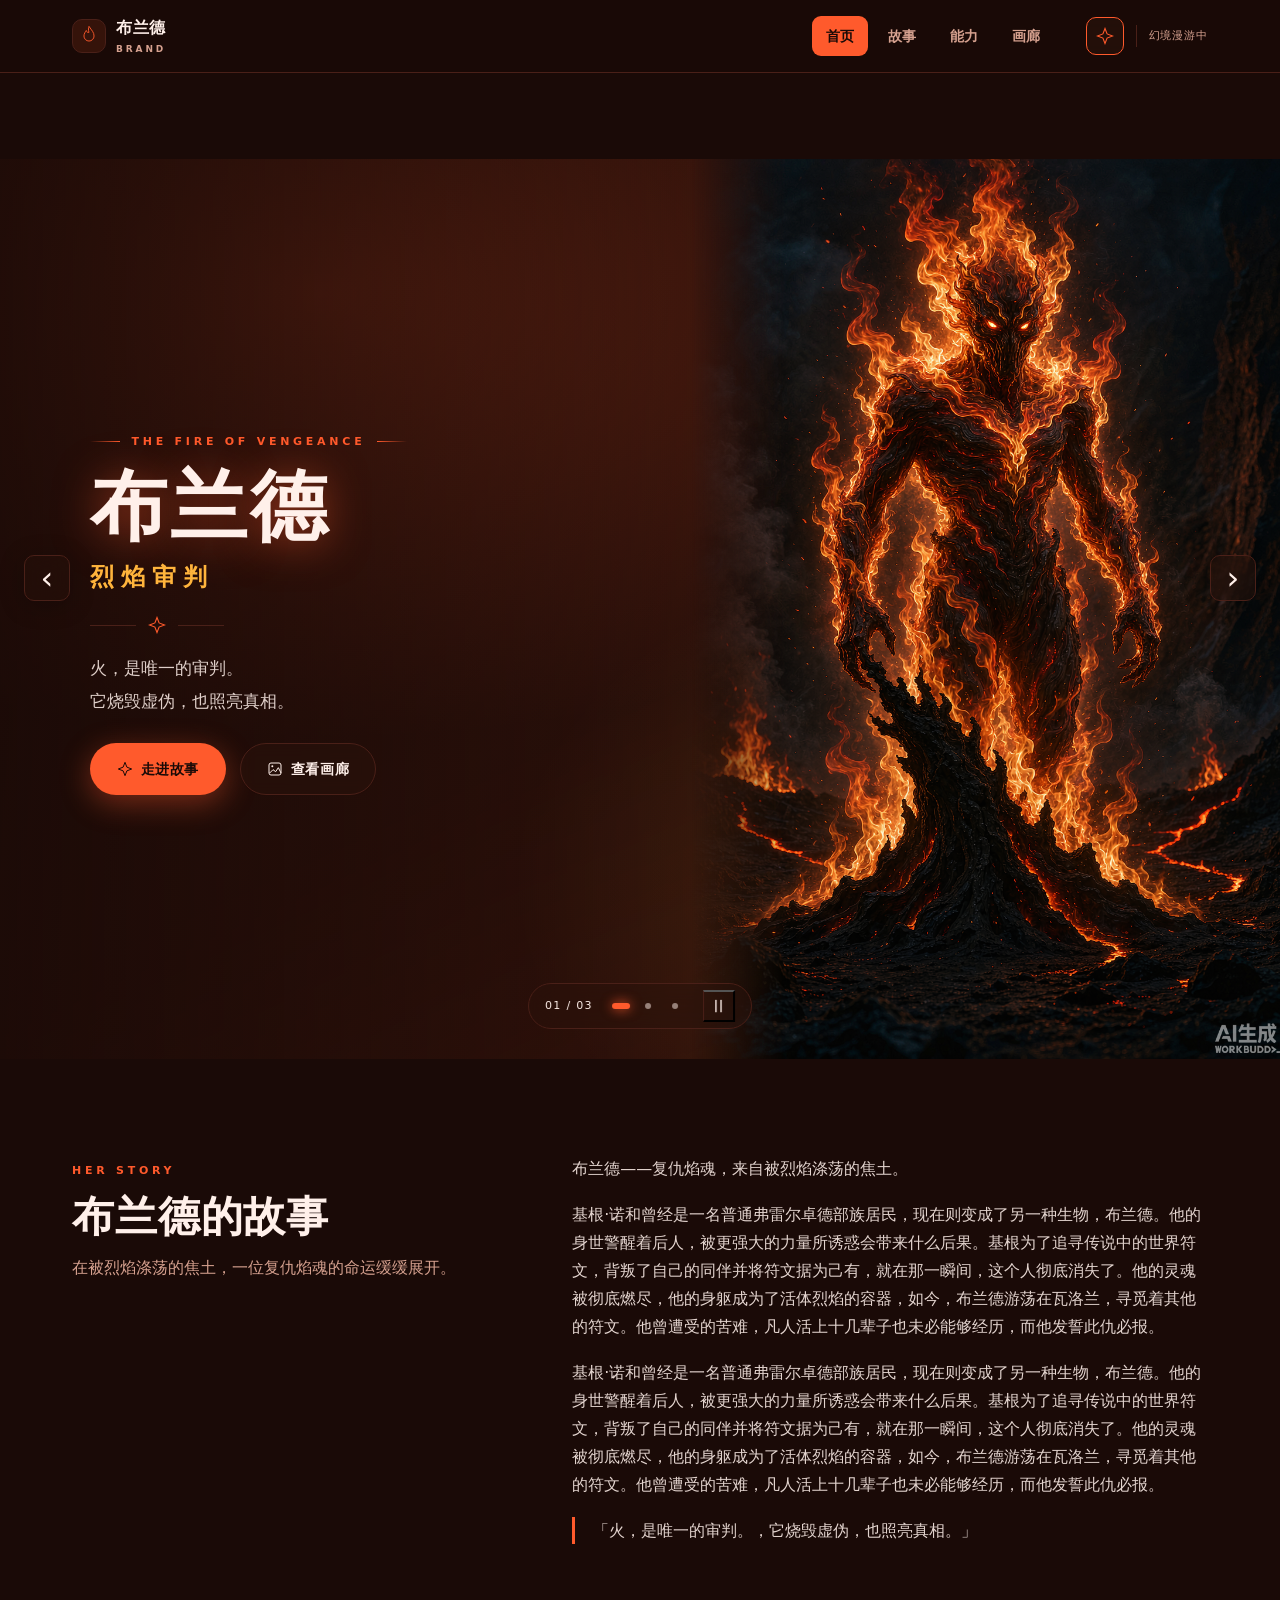
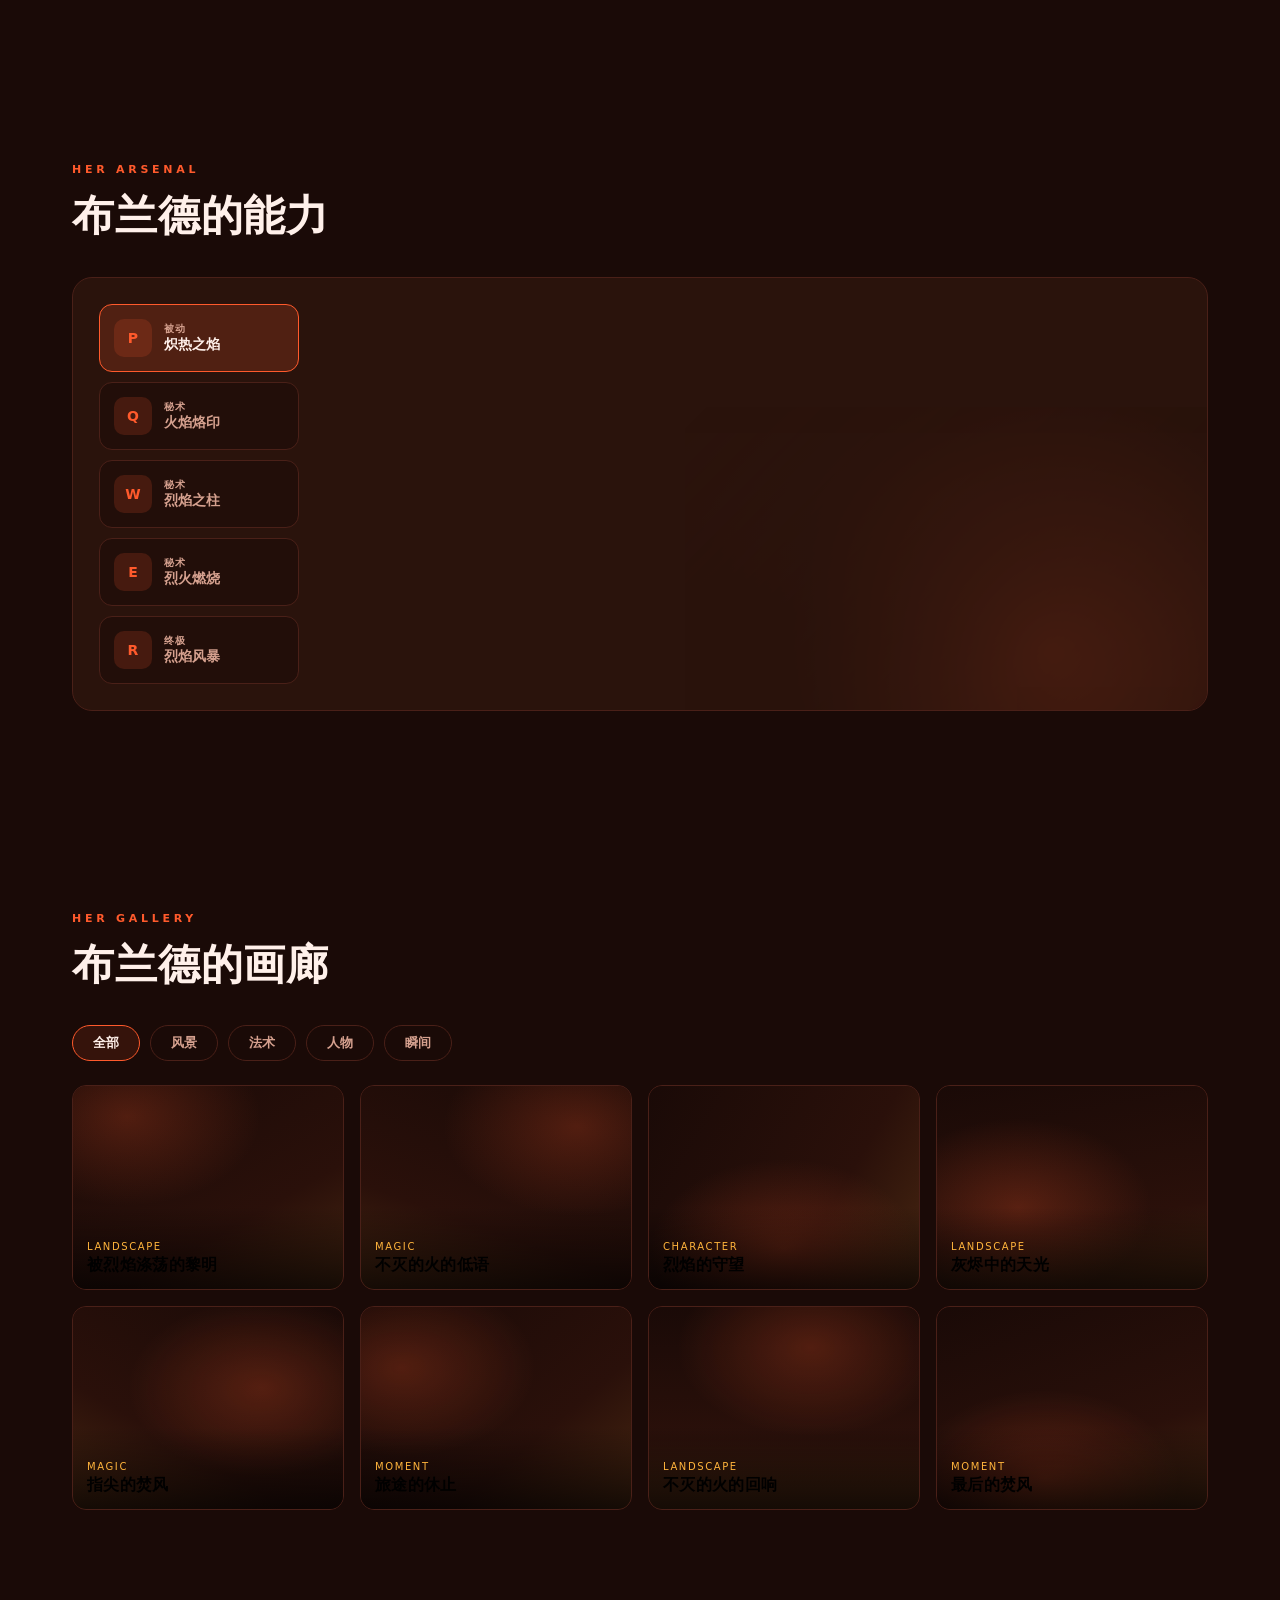
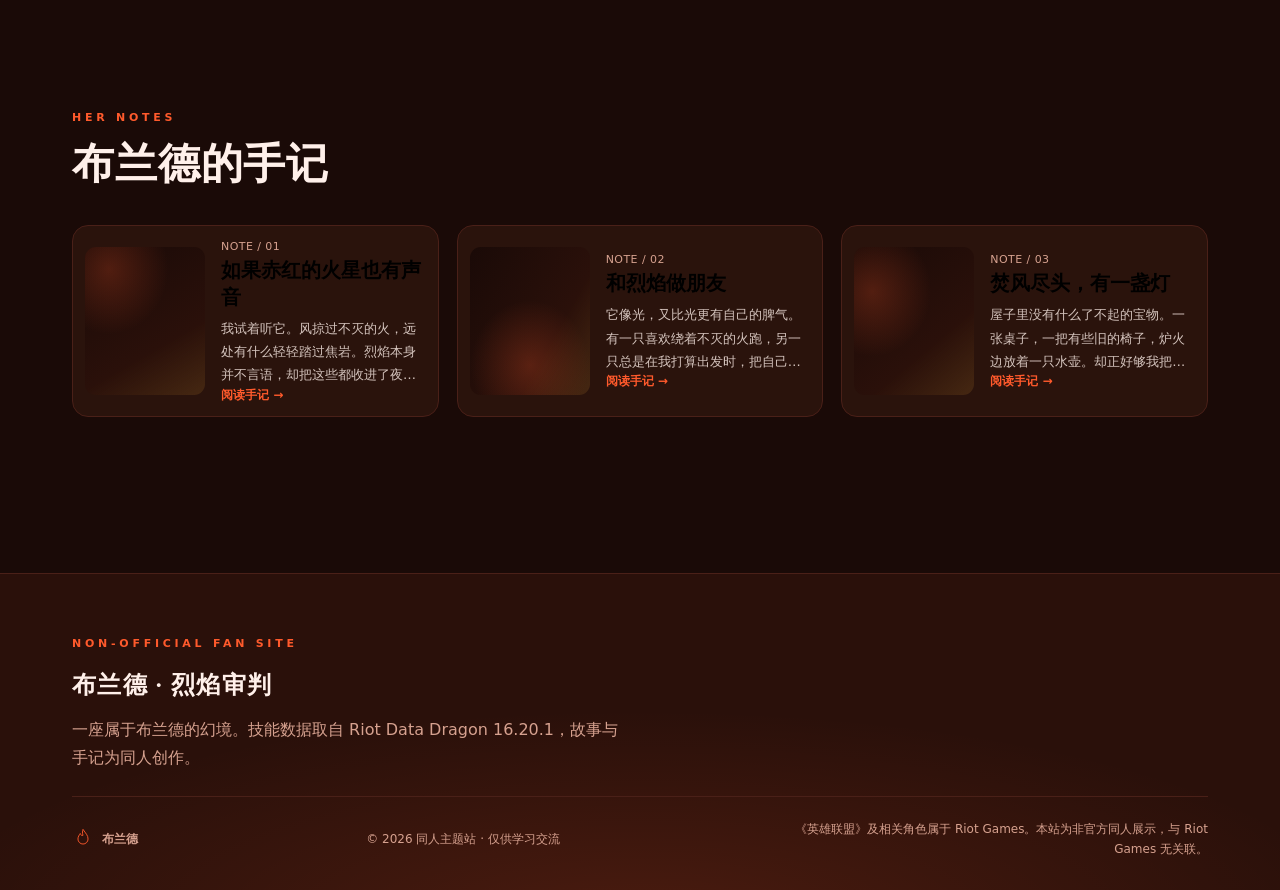
<file: index.html>
<!doctype html>
<html lang="zh-CN">
<head>
  <meta charset="utf-8">
  <meta name="viewport" content="width=device-width, initial-scale=1">
  <meta name="theme-color" content="#1a0a07">
  <meta name="description" content="布兰德（复仇焰魂）非官方同人主题站——在被烈焰涤荡的焦土的幻境里，重温她的技能、故事与瞬间。">
  <title>布兰德 · 烈焰审判</title>
  <link rel="icon" type="image/svg+xml" href="assets/favicon.svg">
  <link rel="stylesheet" href="styles.css">
  <script src="script.js" defer></script>
</head>
<body>
  <a class="skip-link" href="#main">跳到主要内容</a>
  <svg class="icon-library" aria-hidden="true" xmlns="http://www.w3.org/2000/svg">
    <symbol id="icon-sigil" viewBox="0 0 48 48"><path d="M24 3c6 9 11 13 11 21a11 11 0 0 1-22 0c0-5 3-9 5-12 1 4 4 5 6 4-2-5-1-10 0-13Z" fill="none" stroke="currentColor" stroke-width="2" stroke-linejoin="round"/></symbol>
    <symbol id="icon-star" viewBox="0 0 24 24"><path d="m12 2 2.8 7.2L22 12l-7.2 2.8L12 22l-2.8-7.2L2 12l7.2-2.8L12 2Z" fill="none" stroke="currentColor" stroke-width="1.5"/></symbol>
    <symbol id="icon-moon" viewBox="0 0 24 24"><path d="M20.8 14A9 9 0 0 1 10 3.2 9 9 0 1 0 20.8 14Z" fill="none" stroke="currentColor" stroke-width="1.5"/></symbol>
    <symbol id="icon-image" viewBox="0 0 24 24"><rect x="3" y="3" width="18" height="18" rx="3" fill="none" stroke="currentColor" stroke-width="1.5"/><circle cx="8" cy="8" r="1.5" fill="currentColor"/><path d="m4 18 5-5 4 3 4-6 4 8" fill="none" stroke="currentColor" stroke-width="1.5"/></symbol>
    <symbol id="icon-book" viewBox="0 0 24 24"><path d="M12 6C9 3 5 3 2 4v15c4-1 7 0 10 2 3-2 6-3 10-2V4c-3-1-7-1-10 2Zm0 0v15" fill="none" stroke="currentColor" stroke-width="1.5"/></symbol>
  </svg>

  <header class="site-header">
    <nav class="navigation" aria-label="主导航">
      <a class="brand" href="#home" aria-label="布兰德首页"><span class="brand-mark"><svg><use href="#icon-sigil"/></svg></span><span>布兰德<small>BRAND</small></span></a>
      <div class="nav-links" id="nav-menu">
        <a href="#home" class="active">首页</a><a href="#story-detail">故事</a><a href="#ability-detail">能力</a><a href="#gallery">画廊</a>
      </div>
      <div class="nav-tools"><button class="icon-button atmosphere-button" type="button" aria-label="关闭粒子效果" aria-pressed="true" title="粒子效果"><svg><use href="#icon-star"/></svg></button><span class="nav-divider"></span><span class="nav-note">幻境漫游中</span><button class="menu-toggle icon-button" type="button" aria-controls="nav-menu" aria-expanded="false" aria-label="打开导航菜单"><span></span><span></span></button></div>
    </nav>
  </header>

  <main id="main">
    <section id="home" class="hero" aria-labelledby="hero-title" aria-roledescription="轮播图">
      <div class="hero-slides"><div class="hero-track" id="hero-track">
        <div class="hero-image" data-label="主视觉" role="img" aria-label="主视觉：布兰德的主题幻境" aria-hidden="true" style="background:radial-gradient(120% 90% at 25% 15%, #ff5a2c40 0%, transparent 55%), radial-gradient(90% 80% at 85% 80%, #ffb43c2e 0%, transparent 50%), linear-gradient(155deg, #1a0a07 0%, #2a100a 55%, #ff5a2c1f 100%)"></div>
<div class="hero-image" data-label="幻境" role="img" aria-label="幻境：布兰德的主题幻境" aria-hidden="true" style="background:radial-gradient(100% 100% at 80% 20%, #ffb43c33 0%, transparent 55%), linear-gradient(200deg, #2a100a 0%, #1a0a07 60%, #ff5a2c22 100%)"></div>
<div class="hero-image" data-label="余光" role="img" aria-label="余光：布兰德的主题幻境" aria-hidden="true" style="background:radial-gradient(110% 90% at 50% 90%, #ff5a2c33 0%, transparent 55%), linear-gradient(120deg, #1a0a07 0%, #2a100a 70%, #ffb43c1f 100%)"></div>
      </div></div>
      <div class="hero-shade"></div><div class="particles" aria-hidden="true"></div>
      <div class="hero-portrait"><img src="assets/hero.png" alt="布兰德（复仇焰魂）角色形象插画" width="1024" height="1536" fetchpriority="high"></div>
      <button class="hero-arrow hero-previous icon-button" type="button" aria-label="上一张主视觉" aria-controls="hero-track" hidden>‹</button>
      <button class="hero-arrow hero-next icon-button" type="button" aria-label="下一张主视觉" aria-controls="hero-track" hidden>›</button>
      <div class="hero-content">
        <p class="eyebrow"><span></span> THE FIRE OF VENGEANCE <span></span></p>
        <h1 id="hero-title">布兰德</h1>
        <p class="hero-subtitle">烈焰审判</p>
        <div class="ornament" aria-hidden="true"><i></i><svg><use href="#icon-star"/></svg><i></i></div>
        <p class="hero-description">火，是唯一的审判。<br>它烧毁虚伪，也照亮真相。</p>
        <div class="hero-actions"><a class="button button-primary" href="#story-detail"><svg><use href="#icon-star"/></svg>走进故事</a><a class="button button-glass" href="#gallery"><svg><use href="#icon-image"/></svg>查看画廊</a></div>
      </div>
      <div class="hero-carousel-controls" role="group" aria-label="主视觉轮播控制" hidden>
        <span class="hero-slide-count" aria-hidden="true">01 / 03</span>
        <div class="hero-dots"><button type="button" class="hero-dot" data-hero-slide="0" aria-label="切换到第 1 张主视觉" aria-controls="hero-track" aria-pressed="true"></button><button type="button" class="hero-dot" data-hero-slide="1" aria-label="切换到第 2 张主视觉" aria-controls="hero-track" aria-pressed="false"></button><button type="button" class="hero-dot" data-hero-slide="2" aria-label="切换到第 3 张主视觉" aria-controls="hero-track" aria-pressed="false"></button></div>
        <button class="hero-play-toggle" type="button" aria-label="暂停自动轮播" aria-controls="hero-track" aria-pressed="false"><span aria-hidden="true">Ⅱ</span></button>
      </div>
      <span class="sr-only" id="hero-slide-status" role="status" aria-live="polite" aria-atomic="true"></span>
    </section>

    <section id="story-detail" class="story-section" aria-labelledby="story-title">
      <div class="story-inner">
        <div class="section-heading">
          <p class="eyebrow">HER STORY</p>
          <h2 id="story-title">布兰德的故事</h2>
          <p class="section-intro">在被烈焰涤荡的焦土，一位复仇焰魂的命运缓缓展开。</p>
        </div>
        <div class="story-copy">
          <p class="story-description">布兰德——复仇焰魂，来自被烈焰涤荡的焦土。</p><p>基根·诺和曾经是一名普通弗雷尔卓德部族居民，现在则变成了另一种生物，布兰德。他的身世警醒着后人，被更强大的力量所诱惑会带来什么后果。基根为了追寻传说中的世界符文，背叛了自己的同伴并将符文据为己有，就在那一瞬间，这个人彻底消失了。他的灵魂被彻底燃尽，他的身躯成为了活体烈焰的容器，如今，布兰德游荡在瓦洛兰，寻觅着其他的符文。他曾遭受的苦难，凡人活上十几辈子也未必能够经历，而他发誓此仇必报。</p><p>基根·诺和曾经是一名普通弗雷尔卓德部族居民，现在则变成了另一种生物，布兰德。他的身世警醒着后人，被更强大的力量所诱惑会带来什么后果。基根为了追寻传说中的世界符文，背叛了自己的同伴并将符文据为己有，就在那一瞬间，这个人彻底消失了。他的灵魂被彻底燃尽，他的身躯成为了活体烈焰的容器，如今，布兰德游荡在瓦洛兰，寻觅着其他的符文。他曾遭受的苦难，凡人活上十几辈子也未必能够经历，而他发誓此仇必报。</p><p class="story-quote">「火，是唯一的审判。，它烧毁虚伪，也照亮真相。」</p>
        </div>
      </div>
    </section>

    <section id="ability-detail" class="abilities-section" aria-labelledby="ability-title">
      <div class="section-heading">
        <p class="eyebrow">HER ARSENAL</p>
        <h2 id="ability-title">布兰德的能力</h2>
      </div>
      <div class="ability-panel">
        <div class="ability-tabs" role="tablist" aria-label="技能切换">
          <button id="tab-passive" role="tab" data-ability="passive" aria-selected="true" aria-controls="ability-content" tabindex="0"><span class="ability-badge">P</span><span><small>被动</small>炽热之焰</span></button>
<button id="tab-q" role="tab" data-ability="q" aria-selected="false" aria-controls="ability-content" tabindex="-1"><span class="ability-badge">Q</span><span><small>秘术</small>火焰烙印</span></button>
<button id="tab-w" role="tab" data-ability="w" aria-selected="false" aria-controls="ability-content" tabindex="-1"><span class="ability-badge">W</span><span><small>秘术</small>烈焰之柱</span></button>
<button id="tab-e" role="tab" data-ability="e" aria-selected="false" aria-controls="ability-content" tabindex="-1"><span class="ability-badge">E</span><span><small>秘术</small>烈火燃烧</span></button>
<button id="tab-r" role="tab" data-ability="r" aria-selected="false" aria-controls="ability-content" tabindex="-1"><span class="ability-badge">R</span><span><small>终极</small>烈焰风暴</span></button>
        </div>
        <div class="ability-content" id="ability-content" role="tabpanel" tabindex="0" aria-labelledby="tab-passive">
          <p class="eyebrow" id="ability-label"></p>
          <h3 id="ability-name"></h3>
          <p id="ability-description"></p>
        </div>
        <div class="ability-art" aria-hidden="true"></div>
      </div>
    </section>

    <section id="gallery" class="gallery-section" aria-labelledby="gallery-title">
      <div class="section-heading">
        <p class="eyebrow">HER GALLERY</p>
        <h2 id="gallery-title">布兰德的画廊</h2>
      </div>
      <div class="gallery-filters" role="group" aria-label="画廊分类筛选">
        <button type="button" data-filter="all" class="selected" aria-pressed="true">全部</button>
        <button type="button" data-filter="landscape" aria-pressed="false">风景</button>
        <button type="button" data-filter="magic" aria-pressed="false">法术</button>
        <button type="button" data-filter="character" aria-pressed="false">人物</button>
        <button type="button" data-filter="moment" aria-pressed="false">瞬间</button>
      </div>
      <div class="gallery-grid">
        <button class="gallery-item" data-category="landscape" data-scene="1" aria-label="查看：被烈焰涤荡的黎明"><span class="gallery-art scene-1" aria-hidden="true"></span><span class="gallery-caption"><small>LANDSCAPE</small><strong>被烈焰涤荡的黎明</strong></span></button>
<button class="gallery-item" data-category="magic" data-scene="2" aria-label="查看：不灭的火的低语"><span class="gallery-art scene-2" aria-hidden="true"></span><span class="gallery-caption"><small>MAGIC</small><strong>不灭的火的低语</strong></span></button>
<button class="gallery-item" data-category="character" data-scene="3" aria-label="查看：烈焰的守望"><span class="gallery-art scene-3" aria-hidden="true"></span><span class="gallery-caption"><small>CHARACTER</small><strong>烈焰的守望</strong></span></button>
<button class="gallery-item" data-category="landscape" data-scene="4" aria-label="查看：灰烬中的天光"><span class="gallery-art scene-4" aria-hidden="true"></span><span class="gallery-caption"><small>LANDSCAPE</small><strong>灰烬中的天光</strong></span></button>
<button class="gallery-item" data-category="magic" data-scene="5" aria-label="查看：指尖的焚风"><span class="gallery-art scene-5" aria-hidden="true"></span><span class="gallery-caption"><small>MAGIC</small><strong>指尖的焚风</strong></span></button>
<button class="gallery-item" data-category="moment" data-scene="6" aria-label="查看：旅途的休止"><span class="gallery-art scene-6" aria-hidden="true"></span><span class="gallery-caption"><small>MOMENT</small><strong>旅途的休止</strong></span></button>
<button class="gallery-item" data-category="landscape" data-scene="7" aria-label="查看：不灭的火的回响"><span class="gallery-art scene-7" aria-hidden="true"></span><span class="gallery-caption"><small>LANDSCAPE</small><strong>不灭的火的回响</strong></span></button>
<button class="gallery-item" data-category="moment" data-scene="8" aria-label="查看：最后的焚风"><span class="gallery-art scene-8" aria-hidden="true"></span><span class="gallery-caption"><small>MOMENT</small><strong>最后的焚风</strong></span></button>
      </div>
    </section>

    <section id="journal" class="journal-section" aria-labelledby="journal-title">
      <div class="section-heading">
        <p class="eyebrow">HER NOTES</p>
        <h2 id="journal-title">布兰德的手记</h2>
      </div>
      <div class="journal-list">
        <button class="journal-card" data-article="0" aria-label="阅读：如果赤红的火星也有声音"><span class="journal-art scene-1" aria-hidden="true"></span><span class="journal-copy"><span class="journal-meta">NOTE / 01</span><strong>如果赤红的火星也有声音</strong><span class="journal-excerpt">我试着听它。风掠过不灭的火，远处有什么轻轻踏过焦岩。烈焰本身并不言语，却把这些都收进了夜色。</span><span class="read-label">阅读手记 →</span></span></button>
<button class="journal-card" data-article="1" aria-label="阅读：和烈焰做朋友"><span class="journal-art scene-3" aria-hidden="true"></span><span class="journal-copy"><span class="journal-meta">NOTE / 02</span><strong>和烈焰做朋友</strong><span class="journal-excerpt">它像光，又比光更有自己的脾气。有一只喜欢绕着不灭的火跑，另一只总是在我打算出发时，把自己团成一小团。我分不清那是不是休息，但我决定尊重它的安排。</span><span class="read-label">阅读手记 →</span></span></button>
<button class="journal-card" data-article="2" aria-label="阅读：焚风尽头，有一盏灯"><span class="journal-art scene-6" aria-hidden="true"></span><span class="journal-copy"><span class="journal-meta">NOTE / 03</span><strong>焚风尽头，有一盏灯</strong><span class="journal-excerpt">屋子里没有什么了不起的宝物。一张桌子，一把有些旧的椅子，炉火边放着一只水壶。却正好够我把斗篷晾开，把不灭的火摊在桌上，让赶了一天路的手指慢慢暖起来。</span><span class="read-label">阅读手记 →</span></span></button>
      </div>
    </section>
  </main>

  <footer class="site-footer">
    <div class="footer-glow" aria-hidden="true"></div>
    <div class="footer-content">
      <p class="eyebrow">NON-OFFICIAL FAN SITE</p>
      <h2>布兰德 · 烈焰审判</h2>
      <p>一座属于布兰德的幻境。技能数据取自 Riot Data Dragon 16.20.1，故事与手记为同人创作。</p>
      <div class="footer-bottom">
        <p class="footer-brand"><svg class="footer-mark"><use href="#icon-sigil"/></svg> 布兰德</p>
        <p>© <span id="copyright-year">2026</span> 同人主题站 · 仅供学习交流</p>
        <p class="legal-note">《英雄联盟》及相关角色属于 Riot Games。本站为非官方同人展示，与 Riot Games 无关联。</p>
      </div>
    </div>
  </footer>

  <dialog class="lightbox" id="gallery-dialog" aria-label="画廊大图">
    <button class="dialog-close icon-button" type="button" aria-label="关闭大图">×</button>
    <div class="lightbox-image" id="lightbox-image" role="img" aria-label=""></div>
    <div class="lightbox-bottom">
      <h2 id="lightbox-title"></h2>
      <div class="lightbox-nav">
        <button class="icon-button" id="gallery-prev" type="button" aria-label="上一张">‹</button>
        <span id="lightbox-counter"></span>
        <button class="icon-button" id="gallery-next" type="button" aria-label="下一张">›</button>
      </div>
    </div>
  </dialog>

  <dialog class="article" id="article-dialog" aria-label="手记阅读">
    <button class="dialog-close icon-button" type="button" aria-label="关闭手记">×</button>
    <div class="article-cover" id="article-cover"></div>
    <div class="article-body">
      <h2 id="article-title"></h2>
      <div id="article-content"></div>
    </div>
  </dialog>
</body>
</html>
</file>
<file: styles.css>
/* ====== 布兰德 · 主题变量 ====== */
:root{
  --bg:#1a0a07; --bg-2:#2a100a; --panel:#2a130c;
  --primary:#ff5a2c; --primary-2:#ff8a2c; --accent:#ffb43c;
  --text:#fff0ea; --muted:#d6a18f; --line:#4a2018; --flake:#ff9a5a;
  --sans:"PingFang SC","Microsoft YaHei","Hiragino Sans GB",system-ui,-apple-system,"Segoe UI",Roboto,sans-serif;
  --serif:"Songti SC","SimSun",Georgia,"Times New Roman",serif;
}
*{box-sizing:border-box;margin:0;padding:0}
html{scroll-behavior:smooth;scroll-padding-top:84px}
body{background:var(--bg);color:var(--text);font-family:var(--sans);line-height:1.75;-webkit-font-smoothing:antialiased;overflow-x:hidden}
a{color:inherit;text-decoration:none}
img{max-width:100%;display:block}
.sr-only{position:absolute;width:1px;height:1px;padding:0;margin:-1px;overflow:hidden;clip-path:inset(50%);white-space:nowrap;border:0}
.skip-link{position:fixed;left:14px;top:-60px;z-index:60;background:var(--primary);color:var(--bg);padding:9px 16px;border-radius:8px;font-weight:700;transition:top .25s}
.skip-link:focus{top:14px}
:focus-visible{outline:2px solid var(--accent);outline-offset:3px;border-radius:4px}

/* ====== header / nav ====== */
.site-header{position:fixed;inset:0 0 auto;z-index:50;backdrop-filter:blur(14px);background:color-mix(in srgb,var(--bg) 72%,transparent);border-bottom:1px solid var(--line)}
.navigation{max-width:1180px;margin:0 auto;display:flex;align-items:center;gap:18px;padding:14px 22px}
.brand{display:flex;align-items:center;gap:10px;font-weight:800;letter-spacing:.04em}
.brand-mark{width:34px;height:34px;display:grid;place-items:center;color:var(--primary);border:1px solid var(--line);border-radius:10px;background:color-mix(in srgb,var(--primary) 12%,transparent)}
.brand-mark svg{width:22px;height:22px}
.brand small{display:block;font-size:9px;letter-spacing:.32em;color:var(--muted);font-weight:600}
.nav-links{display:flex;gap:6px;margin-left:auto}
.nav-links a{padding:8px 14px;border-radius:9px;color:var(--muted);font-size:14px;font-weight:600;transition:.2s}
.nav-links a:hover{color:var(--text);background:color-mix(in srgb,var(--primary) 12%,transparent)}
.nav-links a.active{color:var(--bg);background:var(--primary)}
.nav-tools{display:flex;align-items:center;gap:12px;margin-left:14px}
.nav-divider{width:1px;height:22px;background:var(--line)}
.nav-note{font-size:11px;color:var(--muted);letter-spacing:.08em}
.icon-button{display:grid;place-items:center;width:38px;height:38px;border-radius:10px;border:1px solid var(--line);background:color-mix(in srgb,var(--panel) 60%,transparent);color:var(--text);cursor:pointer;transition:.2s}
.icon-button:hover{border-color:var(--primary);color:var(--primary)}
.icon-button svg{width:18px;height:18px;fill:currentColor}
.atmosphere-button[aria-pressed="true"]{color:var(--primary);border-color:var(--primary)}
.menu-toggle{display:none;flex-direction:column;gap:4px}
.menu-toggle span{width:18px;height:2px;background:currentColor;border-radius:2px}
@media(max-width:760px){.nav-links{position:fixed;inset:64px 14px auto;flex-direction:column;background:var(--bg-2);border:1px solid var(--line);border-radius:14px;padding:10px;gap:4px;display:none}
.nav-links.open{display:flex}
.nav-links a{padding:12px 14px}
.menu-toggle{display:flex}
.nav-note{display:none}}

/* ====== hero ====== */
.hero{position:relative;height:100svh;min-height:640px;display:flex;align-items:center;overflow:hidden}
.hero-slides{position:absolute;inset:0;z-index:-4;overflow:hidden}
.hero-portrait{position:absolute;top:0;right:0;bottom:0;width:min(46vw,660px);z-index:-3;pointer-events:none}
.hero-portrait img{width:100%;height:100%;object-fit:cover;object-position:50% 16%;display:block;-webkit-mask-image:linear-gradient(90deg,transparent 0,#000 16%);mask-image:linear-gradient(90deg,transparent 0,#000 16%);filter:drop-shadow(0 0 60px color-mix(in srgb,var(--primary) 26%,transparent))}
.hero-track{display:flex;width:100%;height:100%;will-change:transform}
.hero-track.is-ready{transition:transform .8s cubic-bezier(.65,0,.35,1)}
.hero-track>.hero-image{flex:0 0 100%;width:100%;height:100%;min-width:0;background-size:cover;background-position:center}
.hero-shade{position:absolute;inset:0;z-index:-2;background:linear-gradient(90deg,color-mix(in srgb,var(--bg) 80%,transparent) 0%,color-mix(in srgb,var(--bg) 32%,transparent) 36%,transparent 60%)}
.particles{position:absolute;inset:0;z-index:-1;pointer-events:none;overflow:hidden}
.snowflake{position:absolute;top:-8%;width:6px;height:6px;border-radius:50%;background:var(--flake);opacity:.7;box-shadow:0 0 8px var(--flake);animation:fall linear infinite}
@keyframes fall{0%{transform:translateY(-10vh) translateX(0)}100%{transform:translateY(112vh) translateX(20px)}}
.hero-content{position:relative;z-index:3;width:min(560px,46vw);padding:110px 0;margin:0 0 0 7vw;text-align:left}
.eyebrow{display:inline-flex;align-items:center;gap:12px;font-size:11px;letter-spacing:.34em;color:var(--primary);font-weight:700}
.eyebrow span{width:30px;height:1px;background:linear-gradient(90deg,transparent,var(--primary))}
.eyebrow span:last-child{background:linear-gradient(90deg,var(--primary),transparent)}
.hero h1{font-family:var(--serif);font-size:clamp(56px,6vw,92px);line-height:1.06;margin:16px 0 8px;letter-spacing:.04em;text-shadow:0 4px 40px color-mix(in srgb,var(--primary) 50%,transparent)}
.hero-subtitle{font-size:24px;color:var(--accent);letter-spacing:.3em;font-weight:600}
.ornament{display:flex;align-items:center;gap:12px;margin:18px 0}
.ornament i{width:46px;height:1px;background:var(--line)}
.ornament svg{width:18px;height:18px;color:var(--primary);fill:none;stroke:var(--primary);stroke-width:1.4}
.hero-description{font-size:17px;color:color-mix(in srgb,var(--text) 86%,transparent);line-height:1.9}
.hero-actions{display:flex;gap:14px;margin-top:26px;flex-wrap:wrap}
.button{display:inline-flex;align-items:center;gap:8px;padding:13px 26px;border-radius:30px;font-weight:700;font-size:14px;letter-spacing:.04em;transition:.2s;border:1px solid transparent}
.button svg{width:16px;height:16px;fill:currentColor}
.button-primary{background:var(--primary);color:var(--bg);box-shadow:0 8px 30px color-mix(in srgb,var(--primary) 40%,transparent)}
.button-primary:hover{transform:translateY(-2px);box-shadow:0 12px 38px color-mix(in srgb,var(--primary) 55%,transparent)}
.button-glass{background:color-mix(in srgb,var(--panel) 55%,transparent);border-color:var(--line);color:var(--text);backdrop-filter:blur(8px)}
.button-glass:hover{border-color:var(--primary);color:var(--primary)}
.hero-arrow{position:absolute;top:44%;z-index:4;width:46px;height:46px;background:color-mix(in srgb,var(--panel) 40%,transparent);border-color:var(--line);backdrop-filter:blur(15px);font:32px/1 var(--sans);box-shadow:0 4px 25px rgba(0,0,0,.25)}
.hero-previous{left:24px}.hero-next{right:24px}
.hero-arrow[aria-disabled="true"]{opacity:.55}
.hero-carousel-controls{position:absolute;left:50%;bottom:30px;transform:translateX(-50%);z-index:4;display:flex;align-items:center;gap:16px;border:1px solid var(--line);border-radius:30px;padding:6px 16px;background:color-mix(in srgb,var(--panel) 45%,transparent);backdrop-filter:blur(16px)}
.hero-slide-count{font-size:11px;letter-spacing:.12em;color:var(--text);white-space:nowrap}
.hero-dots{display:flex;gap:3px;align-items:center}
.hero-dot{position:relative;display:block;width:24px;height:30px;background:transparent;padding:0;border:0;cursor:pointer}
.hero-dot:after{content:"";position:absolute;left:50%;top:50%;width:6px;height:6px;border-radius:6px;background:color-mix(in srgb,var(--text) 50%,transparent);transform:translate(-50%,-50%);transition:.3s}
.hero-dot[aria-pressed="true"]:after{width:18px;background:var(--primary);box-shadow:0 0 12px var(--primary)}
.hero-play-toggle{display:grid;place-items:center;width:32px;height:32px;border-left:1px solid var(--line);background:none;padding:0;color:var(--text);font-size:17px;cursor:pointer}
.hero-dot[aria-disabled="true"]{cursor:default}

/* ====== sections ====== */
.story-section,.abilities-section,.gallery-section,.journal-section{padding:96px 22px;max-width:1180px;margin:0 auto}
.section-heading{margin-bottom:34px}
.section-heading h2{font-family:var(--serif);font-size:42px;line-height:1.25;margin-top:8px;letter-spacing:.02em}
.section-intro{color:var(--muted);max-width:620px;margin-top:10px}
.story-inner{display:grid;grid-template-columns:1fr 1.4fr;gap:46px;align-items:start}
.story-copy p{margin-bottom:18px;font-size:16px;color:color-mix(in srgb,var(--text) 88%,transparent)}
.story-quote{font-family:var(--serif);font-size:22px;color:var(--primary);border-left:3px solid var(--primary);padding-left:18px;line-height:1.7}
@media(max-width:860px){.hero{align-items:flex-end;min-height:600px}.hero-portrait{width:100%;left:0;right:auto;opacity:.62}.hero-portrait img{object-position:50% 12%;-webkit-mask-image:linear-gradient(180deg,#000 0 32%,transparent 74%);mask-image:linear-gradient(180deg,#000 0 32%,transparent 74%);filter:none}.hero-content{width:100%;max-width:640px;margin:0 auto;padding:0 22px 118px;text-align:center}.ornament{justify-content:center}.hero-actions{justify-content:center}.hero-shade{background:linear-gradient(180deg,rgba(0,0,0,.18) 0%,transparent 30%,transparent 46%,color-mix(in srgb,var(--bg) 94%,transparent) 100%)}}
@media(max-width:760px){.story-inner{grid-template-columns:1fr;gap:24px}.section-heading h2{font-size:32px}.hero-subtitle{font-size:18px}}

/* ====== abilities ====== */
.ability-panel{display:grid;grid-template-columns:200px 1fr;gap:26px;background:var(--panel);border:1px solid var(--line);border-radius:20px;padding:26px;position:relative;overflow:hidden;min-height:420px}
.ability-tabs{display:flex;flex-direction:column;gap:10px}
.ability-tabs button{display:flex;align-items:center;gap:12px;padding:14px;border-radius:13px;border:1px solid var(--line);background:color-mix(in srgb,var(--bg) 50%,transparent);color:var(--muted);cursor:pointer;text-align:left;transition:.2s;font-family:inherit}
.ability-tabs button:hover{border-color:var(--primary);color:var(--text)}
.ability-tabs button[aria-selected="true"]{background:color-mix(in srgb,var(--primary) 18%,transparent);border-color:var(--primary);color:var(--text)}
.ability-badge{flex:0 0 38px;width:38px;height:38px;display:grid;place-items:center;border-radius:10px;background:color-mix(in srgb,var(--primary) 16%,transparent);color:var(--primary);font-weight:800;font-size:15px}
.ability-tabs button small{display:block;font-size:10px;letter-spacing:.12em;color:var(--muted)}
.ability-tabs button span{font-weight:700;font-size:14px}
.ability-content{padding:6px 4px}
.ability-content .eyebrow{margin-bottom:8px}
.ability-content h3{font-family:var(--serif);font-size:34px;margin-bottom:14px}
.ability-content>p:not(.eyebrow){font-size:16px;color:color-mix(in srgb,var(--text) 86%,transparent);line-height:1.9}
.ability-art{position:absolute;right:0;bottom:0;width:46%;height:70%;opacity:.16;background:radial-gradient(80% 80% at 50% 30%, #ff5a2c40 0%, transparent 60%), linear-gradient(160deg, #2a100a 0%, #1a0a07 100%);border-radius:0 0 20px 0;mask-image:linear-gradient(135deg,transparent,#000);pointer-events:none}
.ability-art:before{content:"";position:absolute;inset:0;background:radial-gradient(circle at 70% 80%,var(--primary) 0,transparent 60%)}
@media(max-width:760px){.ability-panel{grid-template-columns:1fr;min-height:auto}.ability-tabs{flex-direction:row;flex-wrap:wrap}.ability-tabs button{flex:1 1 40%}.ability-art{display:none}}

/* ====== gallery ====== */
.gallery-filters{display:flex;gap:10px;flex-wrap:wrap;margin-bottom:24px}
.gallery-filters button{padding:8px 20px;border-radius:30px;border:1px solid var(--line);background:transparent;color:var(--muted);cursor:pointer;font-family:inherit;font-size:13px;font-weight:600;transition:.2s}
.gallery-filters button.selected,.gallery-filters button:hover{border-color:var(--primary);color:var(--text);background:color-mix(in srgb,var(--primary) 12%,transparent)}
.gallery-grid{display:grid;grid-template-columns:repeat(4,1fr);gap:16px}
.gallery-item{position:relative;border:1px solid var(--line);border-radius:14px;overflow:hidden;cursor:pointer;background:var(--bg-2);text-align:left;padding:0;font-family:inherit;transition:.2s}
.gallery-item:hover{transform:translateY(-4px);border-color:var(--primary);box-shadow:0 16px 40px rgba(0,0,0,.35)}
.gallery-art{display:block;aspect-ratio:4/3;width:100%}
.gallery-caption{position:absolute;left:0;right:0;bottom:0;padding:34px 14px 13px;background:linear-gradient(0deg,rgba(0,0,0,.7),transparent)}
.gallery-caption small{display:block;font-size:10px;letter-spacing:.16em;color:var(--accent)}
.gallery-caption strong{display:block;font-size:16px;letter-spacing:.02em;margin-top:3px}
@media(max-width:900px){.gallery-grid{grid-template-columns:repeat(2,1fr)}}
@media(max-width:420px){.gallery-grid{grid-template-columns:1fr}}

/* ====== journal ====== */
.journal-list{display:grid;grid-template-columns:repeat(3,1fr);gap:18px}
.journal-card{display:grid;grid-template-columns:120px 1fr;gap:16px;padding:12px;background:var(--panel);border:1px solid var(--line);border-radius:16px;align-items:center;min-height:170px;cursor:pointer;font-family:inherit;text-align:left;transition:.2s}
.journal-card:hover{border-color:var(--primary);transform:translateY(-3px)}
.journal-art{height:148px;border-radius:11px;background:radial-gradient(80% 80% at 50% 30%, #ff5a2c40 0%, transparent 60%), linear-gradient(160deg, #2a100a 0%, #1a0a07 100%)}
.journal-copy strong{display:block;font-size:20px;margin:4px 0;font-family:var(--serif)}
.journal-meta{font-size:11px;color:var(--muted);letter-spacing:.04em}
.journal-excerpt{font-size:13px;color:color-mix(in srgb,var(--text) 80%,transparent);line-height:1.8;display:-webkit-box;-webkit-line-clamp:3;-webkit-box-orient:vertical;overflow:hidden;margin-top:6px}
.read-label{font-size:12px;color:var(--primary);margin-top:8px;font-weight:700}
@media(max-width:760px){.journal-list{grid-template-columns:1fr}.journal-card{min-height:auto}.journal-art{height:120px}}

/* ====== footer ====== */
.site-footer{margin-top:60px;position:relative;border-top:1px solid var(--line);background:var(--bg-2)}
.footer-glow{position:absolute;inset:0;overflow:hidden;pointer-events:none}
.footer-glow:after{content:"";position:absolute;bottom:-30px;left:0;width:100%;height:300px;background:radial-gradient(80% 100% at 50% 100%,color-mix(in srgb,var(--primary) 30%,transparent),transparent 70%);opacity:.5}
.footer-content{max-width:1180px;margin:0 auto;padding:54px 22px 30px;position:relative}
.footer-content h2{font-family:var(--serif);font-size:24px;margin:8px 0 10px;letter-spacing:.06em}
.footer-content>p:not(.eyebrow){color:var(--muted);max-width:560px}
.footer-bottom{display:flex;align-items:center;justify-content:space-between;gap:16px;flex-wrap:wrap;padding-top:22px;border-top:1px solid var(--line);margin-top:24px}
.footer-brand{display:flex;align-items:center;gap:8px;font-weight:800}
.footer-mark{width:22px;height:22px;color:var(--primary)}
.footer-bottom p{font-size:12px;color:var(--muted)}
.legal-note{text-align:right;font-size:11px;line-height:1.7;max-width:420px}

/* ====== dialogs ====== */
.lightbox,.article{position:fixed;inset:0;margin:auto;width:min(92vw,860px);height:fit-content;max-height:90vh;border:1px solid var(--line);border-radius:18px;background:var(--bg-2);color:var(--text);padding:0;overflow:hidden}
.lightbox[open],.article[open]{display:flex;flex-direction:column}
.lightbox::backdrop,.article::backdrop{background:rgba(2,4,12,.78);backdrop-filter:blur(6px)}
.dialog-close{position:absolute;top:12px;right:12px;z-index:5;font-size:22px;line-height:1;width:40px;height:40px}
.lightbox-image{width:100%;height:min(60svh,520px);background-size:cover!important;background-position:center!important}
.lightbox-bottom{padding:18px 22px;display:flex;align-items:center;justify-content:space-between;gap:14px}
.lightbox-bottom h2{font-family:var(--serif);font-size:22px}
.lightbox-nav{display:flex;align-items:center;gap:12px}
.lightbox-nav span{font-size:12px;color:var(--muted)}
.article-cover{height:200px;background:radial-gradient(80% 80% at 50% 30%, #ff5a2c40 0%, transparent 60%), linear-gradient(160deg, #2a100a 0%, #1a0a07 100%)}
.article-body{padding:26px 28px 32px;overflow:auto}
.article-body h2{font-family:var(--serif);font-size:28px;margin-bottom:16px}
.article-body p{font-size:16px;line-height:1.95;margin-bottom:14px;color:color-mix(in srgb,var(--text) 90%,transparent)}
body.modal-open{overflow:hidden}
@media(max-width:760px){.lightbox-image{height:auto;aspect-ratio:4/3}.legal-note{text-align:left}}

/* ====== scene gradients ====== */
.scene-1{background:radial-gradient(90% 80% at 20% 15%, #ff5a2c3a 0%, transparent 55%), linear-gradient(150deg, #1a0a07 0%, #2a100a 65%, #ffb43c22 100%)}
.scene-2{background:radial-gradient(90% 80% at 80% 20%, #ff5a2c3a 0%, transparent 55%), linear-gradient(200deg, #1a0a07 0%, #2a100a 65%, #ffb43c22 100%)}
.scene-3{background:radial-gradient(90% 80% at 50% 80%, #ff5a2c3a 0%, transparent 55%), linear-gradient(120deg, #1a0a07 0%, #2a100a 65%, #ffb43c22 100%)}
.scene-4{background:radial-gradient(90% 80% at 30% 60%, #ff5a2c3a 0%, transparent 55%), linear-gradient(170deg, #1a0a07 0%, #2a100a 65%, #ffb43c22 100%)}
.scene-5{background:radial-gradient(90% 80% at 70% 40%, #ff5a2c3a 0%, transparent 55%), linear-gradient(210deg, #1a0a07 0%, #2a100a 65%, #ffb43c22 100%)}
.scene-6{background:radial-gradient(90% 80% at 15% 30%, #ff5a2c3a 0%, transparent 55%), linear-gradient(140deg, #1a0a07 0%, #2a100a 65%, #ffb43c22 100%)}
.scene-7{background:radial-gradient(90% 80% at 60% 20%, #ff5a2c3a 0%, transparent 55%), linear-gradient(180deg, #1a0a07 0%, #2a100a 65%, #ffb43c22 100%)}
.scene-8{background:radial-gradient(90% 80% at 40% 85%, #ff5a2c3a 0%, transparent 55%), linear-gradient(160deg, #1a0a07 0%, #2a100a 65%, #ffb43c22 100%)}

@media(prefers-reduced-motion:reduce){html{scroll-behavior:auto}*,*:before,*:after{animation:none!important;transition:none!important}.particles{display:none}}
</file>
